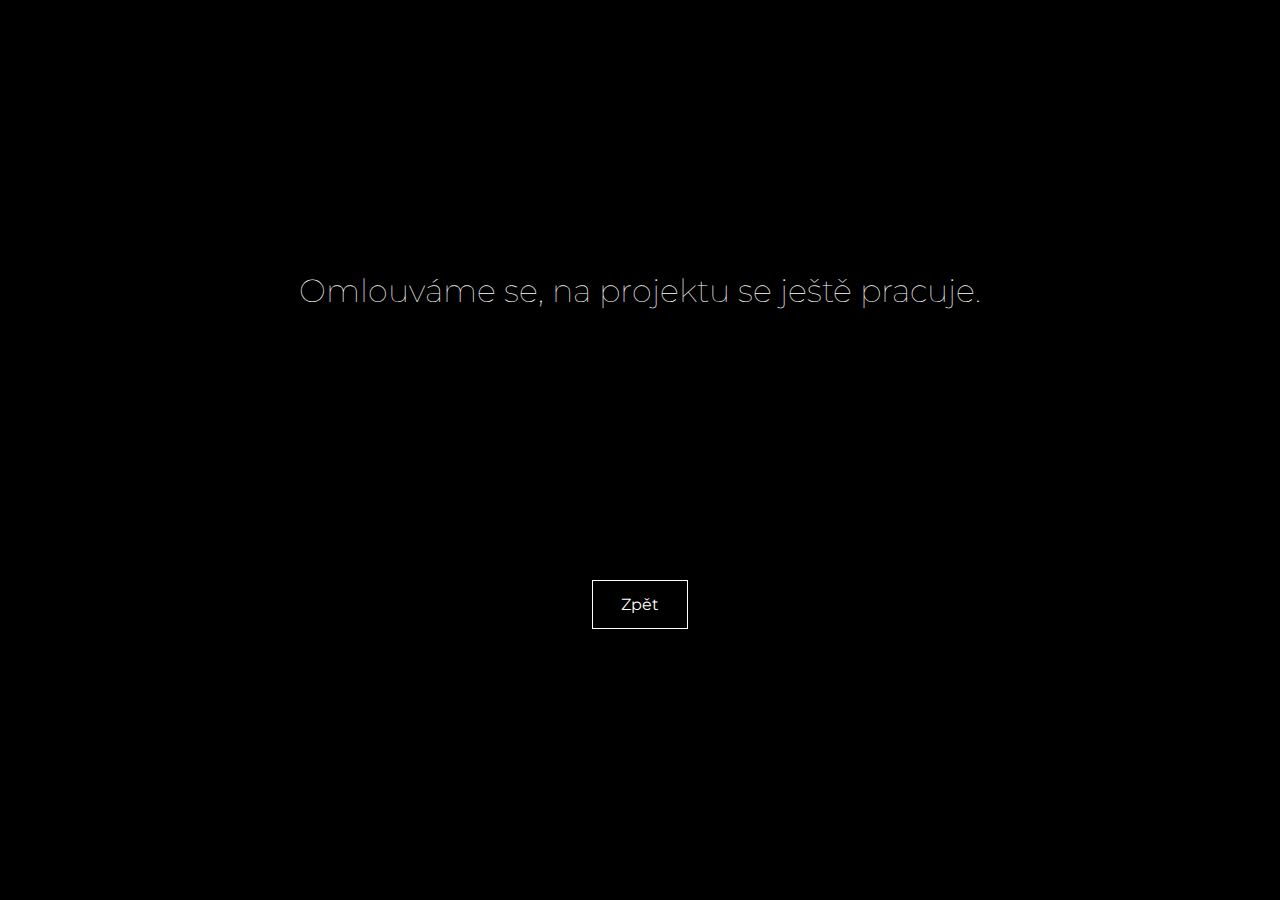
<file: projekt.html>
<!DOCTYPE html>
<html lang="en">
<head>
    <meta charset="UTF-8">
    <meta name="viewport" content="width=device-width, initial-scale=1.0">
    <link rel="stylesheet" href="style.css" />
    <style>
        @import url('https://fonts.googleapis.com/css2?family=Montserrat:ital,wght@0,100..900;1,100..900&display=swap');
        </style>
    <title>Document</title>
</head>
<body>
    <div class="missing-project">
        <div class="apology-container">
            <h1 class="apology">Omlouváme se, na projektu se ještě pracuje.</h1>
        </div>
        <div class="homepage-button">
         <a href="index.html"><button id="back">Zpět</button></a>
        </div> 
    </div>

</body>
</html>
</file>
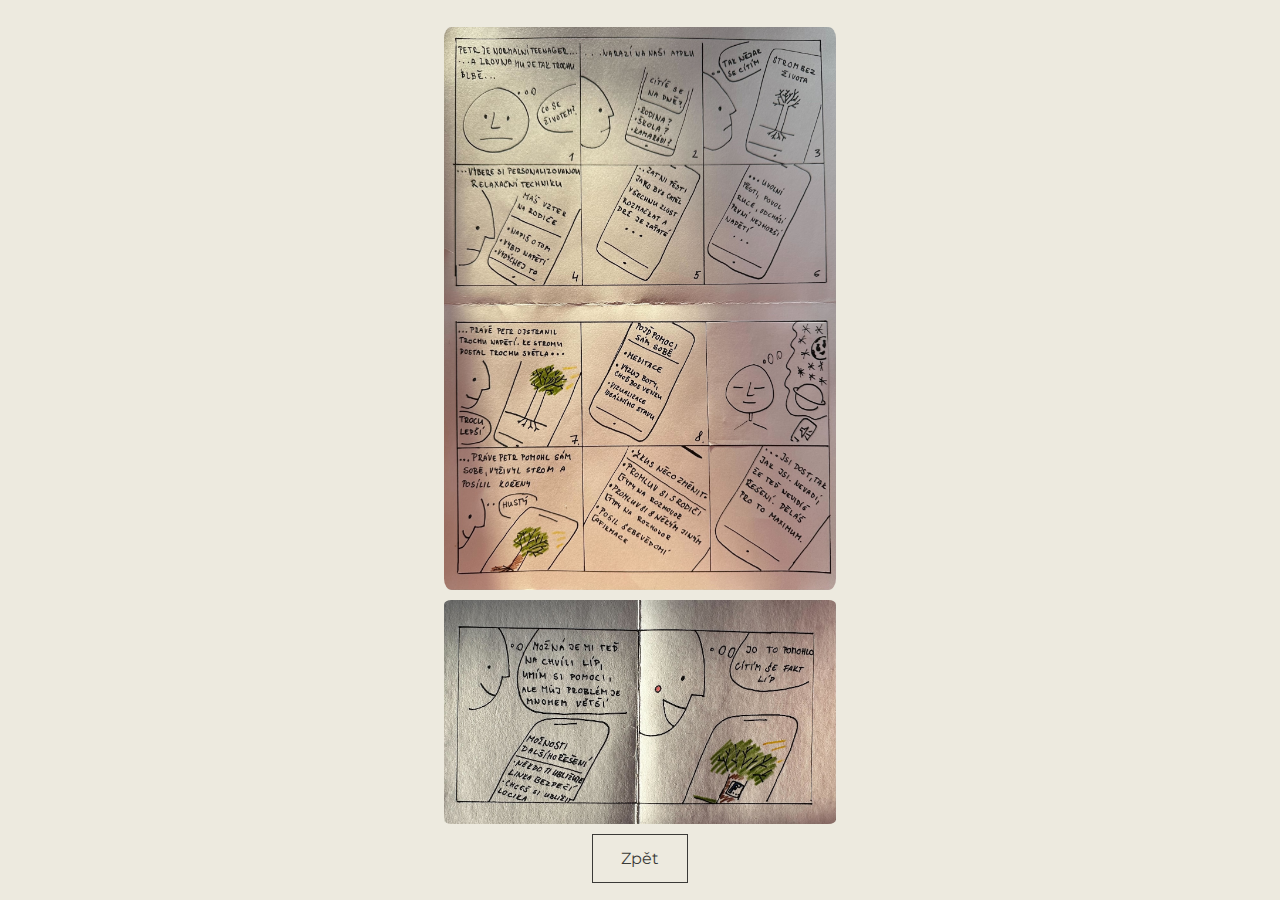
<file: storyboard.html>
<!DOCTYPE html>
<html lang="en">
  <head>
    <meta charset="UTF-8" />
    <meta name="viewport" content="width=device-width, initial-scale=1.0" />
    <link rel="stylesheet" href="style.css" />
    <style>
      @import url('https://fonts.googleapis.com/css2?family=Montserrat:ital,wght@0,100..900;1,100..900&display=swap');
    </style>
    <title>Document</title>
  </head>
  <body class="storyboard-body">
    <div class="storyboard_container">
      <div class="storyboard_first">
        <img src="storyboard_first.jpg" alt="StoryboardFirst" />
      </div>
      <div class="storyboard_second">
        <img src="storyboard_second.jpg" alt="StoryboardSecond" />
      </div>
      <div class="back-button">
        <a href="vize.html"><button id="goback">Zpět</button></a>
      </div>
    </div>
  </body>
</html>
</file>
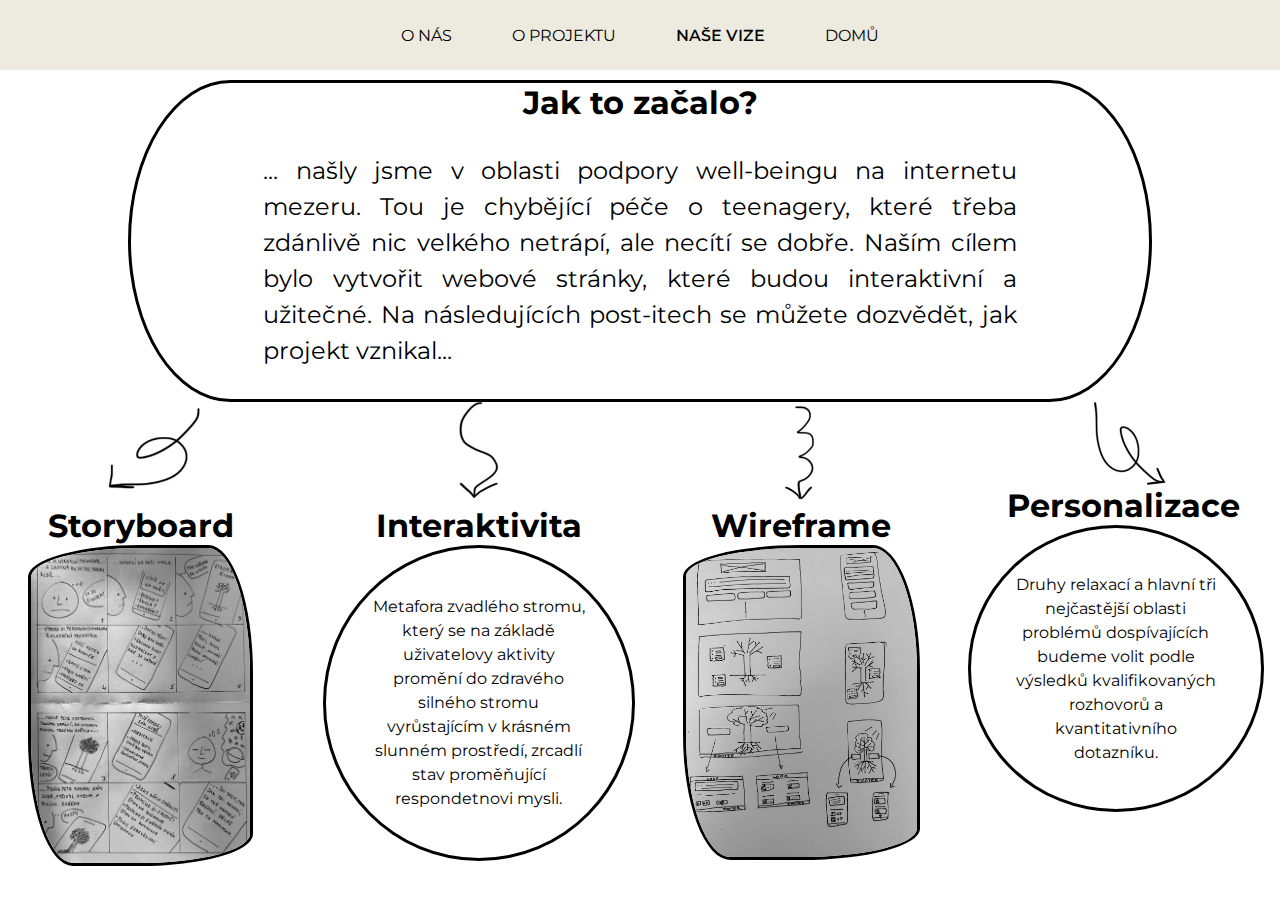
<file: vize.html>
<!DOCTYPE html>
<html lang="en">
  <head>
    <meta charset="UTF-8" />
    <meta name="viewport" content="width=device-width, initial-scale=1.0" />
    <link rel="stylesheet" href="style.css" />
    <script type="module" src="script.js"></script>
    <style>
      @import url('https://fonts.googleapis.com/css2?family=Montserrat:ital,wght@0,100..900;1,100..900&display=swap');
    </style>
    <title>Naše vize</title>
  </head>
  <body>
    <header>
      <div class="container">
        <div class="subcontainer">
          <nav class="navbar">
            <ul class="nav-menu">
              <li class="nav-item">
                <a href="o-nas.html" class="nav-link">O NÁS</a>
              </li>
              <li class="nav-item">
                <a href="o-projektu.html" class="nav-link">O PROJEKTU</a>
              </li>
              <li class="nav-item">
                <a href="vize.html" class="nav-link active-link">NAŠE VIZE</a>
              </li>
              <li class="nav-item">
                <a href="index.html" class="nav-link">DOMŮ</a>
              </li>
            </ul>
            <div class="hamburger">
              <span class="bar"></span>
              <span class="bar"></span>
              <span class="bar"></span>
            </div>
          </nav>
        </div>
      </div>
    </header>
    <div id="main-container">
      <div class="wide-box">
        <h1>Jak to začalo?</h1>
        <p class="wide-box__text">
          ... našly jsme v oblasti podpory well-beingu na internetu mezeru. Tou
          je chybějící péče o teenagery, které třeba zdánlivě nic velkého
          netrápí, ale necítí se dobře. Naším cílem bylo vytvořit webové
          stránky, které budou interaktivní a užitečné. Na následujících
          post-itech se můžete dozvědět, jak projekt vznikal...
        </p>
      </div>
      <div class="small-boxes">
        <div class="small-box">
          <img class="row-first" src="row-first.png" alt="Row-first" />
          <div class="box-content__first">
            <h1 clas="small-box__first--title">Storyboard</h1>
            <a href="storyboard.html">
              <img
                class="image-storyboard"
                src="storyboard_first_bw.jpg"
                alt="Storyboard"
                src="storyboard_first.jpg"
              />
            </a>
          </div>
        </div>
        <div class="small-box">
          <img class="row-second" src="row-second.png" alt="row-second" />
          <h1 class="small-box__second--title">Interaktivita</h1>
          <div class="box-content__second">
            <p>
              Metafora zvadlého stromu, který se na základě uživatelovy aktivity
              promění do zdravého silného stromu vyrůstajícím v krásném slunném
              prostředí, zrcadlí stav proměňující respondetnovi mysli.
            </p>
          </div>
        </div>
        <div class="small-box">
          <img class="row-third" src="row-third.png" alt="row-third" />
          <div class="box-content__third">
            <h1 class="small-box__third--title">Wireframe</h1>
            <a href="wireframe.html">
              <img
                class="image-wireframe"
                src="wireframe_bw.jpg"
                alt="Wireframe"
              />
            </a>
          </div>
        </div>
        <div class="small-box">
          <img class="row-fourth" src="row-fourth.png" alt="row-fourth" />
          <h1 class="small-box__fourth--title">Personalizace</h1>
          <div class="box-content__fourth">
            <p>
              Druhy relaxací a hlavní tři nejčastější oblasti problémů
              dospívajících budeme volit podle výsledků kvalifikovaných
              rozhovorů a kvantitativního dotazníku.
            </p>
          </div>
        </div>
      </div>
    </div>
  </body>
</html>
</file>
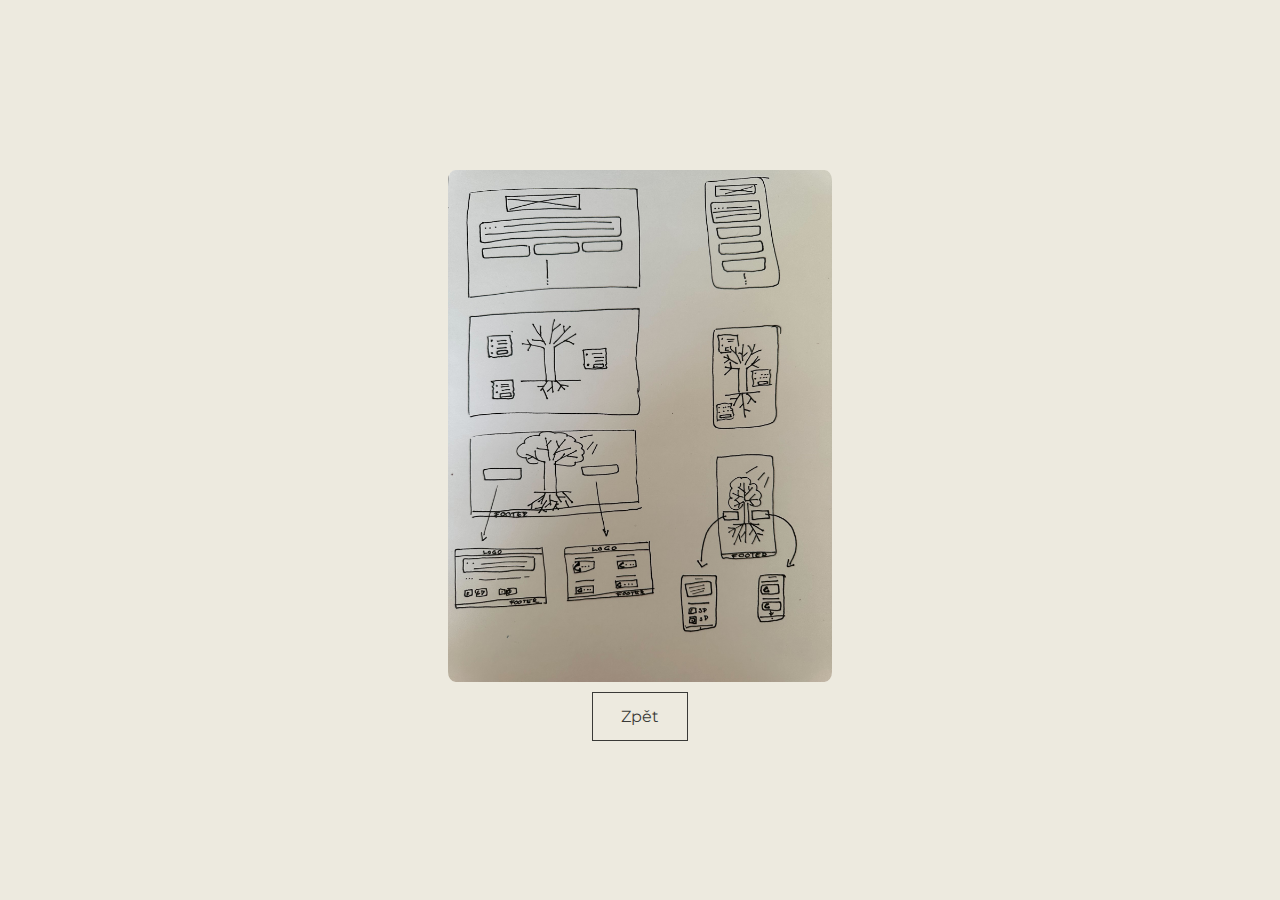
<file: wireframe.html>
<!DOCTYPE html>
<html lang="en">
  <head>
    <meta charset="UTF-8" />
    <meta name="viewport" content="width=device-width, initial-scale=1.0" />
    <link rel="stylesheet" href="style.css" />
    <style>
      @import url('https://fonts.googleapis.com/css2?family=Montserrat:ital,wght@0,100..900;1,100..900&display=swap');
    </style>
    <title>Document</title>
  </head>
  <body class="wireframe-body">
    <div class="wireframe_container">
      <div class="wireframe_all">
        <img src="wireframe.jpg" alt="Wireframe" />
      </div>
      <div class="back-button">
        <a href="vize.html"><button id="goback">Zpět</button></a>
      </div>
    </div>
  </body>
</html>
</file>
<file: style.css>
/* Používáme intuitivní výpočet rozměrů prvků. */
* {
  box-sizing: border-box;
  margin: 0;
  padding: 0;
}

.montserrat {
  font-family: "Montserrat", sans-serif;
  font-optical-sizing: auto;
  font-weight: 100;
  font-style: normal;
}


*,
*:before,
*:after {
  box-sizing: border-box;
}

html {
  font-family: sans-serif;
  padding: 0%;

}


/* styly pro navbar */



header {
  position: fixed;
  top: 0;
  width: 100%;
  background-color: #EDEADF;
  z-index: 1;
}

li {
  list-style: none;
}

a {
  color: black;
  text-decoration: none;
  font-family: "Montserrat", sans-serif;

}

.active-link {
  font-weight: 550;
}


.container {
  width: 1600px;
  margin: auto;
}

.subcontainer {
  width: 85%;
  margin: auto;
}

.navbar {
  width: 100%;
  min-height: 70px;
  display: flex;
  justify-content: center;
  align-items: center;
}

.nav-menu {
  display: flex;
  justify-content: space-between;
  align-items: center;
  gap: 60px;
}

.hamburger {
  display: none;
  cursor: pointer;
  z-index: 1;
}

.bar {
  display: block;
  width: 25px;
  height: 3px;
  margin: 5px 0;
  transition: all 0.3s ease;
  background-color: black;

}

#main-container {
  margin-top: 70px;
}

@media(max-width:1600px) {
  .container {
    width: 100%;
  }
}


@media(max-width:767px) {
  .hamburger {
    display: block;
  }

  .hamburger.active .bar:nth-child(2) {
    opacity: 0;
  }

  .hamburger.active .bar:nth-child(1) {
    transform: translateY(8px) rotate(45deg);
  }

  .hamburger.active .bar:nth-child(3) {
    transform: translateY(-8px) rotate(-45deg);
  }

  .nav-menu {
    position: fixed;
    left: -100%;
    top: -100%;
    top: 70px;
    gap: 0;
    flex-direction: column;
    background-color: #e0d8cd;
    width: 100%;
    text-align: center;
    transition: 0.3s;
  }

  .nav-item {
    margin: 16px 0;
  }

  .nav-menu.active {
    left: 0;
  }
}

/*Styly pro stránku O nás*/

.wrapper {
  display: flex;
  font-family: "Montserrat", sans-serif;

}

.column {
  flex: 1;
  padding: 10%;
}

.circle-image {
  width: 300px;
  height: 300px;
  border-radius: 100%;
  ;
  overflow: hidden;
  margin: 0 auto;
  margin-bottom: 20%;
}

.circle-image img {
  width: 100%;
  height: 100%;
  object-fit: cover;
}

p {
  display: inline-block;
  line-height: 1.5;
  font-size: 18px;
  text-align: center;
}

@media (max-width: 1024px) {
  .wrapper {
    flex: 1 1 100%;
    flex-direction: column;
    flex-wrap: nowrap;
    justify-content: center;
    text-align: center;
    width: 100%;
    max-width: 100%;
  }

}

/*styly pro stránku vize*/

.wide-box {
  font-family: "Montserrat", sans-serif;
  border: solid;
  border-radius: 10% / 50%;
  text-align: center;
  width: 80%;
  margin: 0 auto;
  display: flex;
  flex-direction: column;
  margin-top: 5rem;
}


.wide-box__text {
  max-width: 80%;
  align-self: center;
  text-align: justify;
  font-size: 1.5rem;
  padding: 3%;
}


.small-boxes {
  font-family: "Montserrat", sans-serif;
  display: flex;
  flex-wrap: wrap;
  gap: 10px;
  justify-content: space-between;
}


.small-box {
  flex: 1 1 calc(25% - 10px);
  height: 50vh;
  display: flex;
  flex-direction: column;
}

.row-first,
.row-second,
.row-third,
.row-fourth {
  width: 30%;
  height: auto;
  margin: 0 auto;
}

.box-content__first {
  position: relative;
  width: 80%;
  max-width: 80%;
  height: 80%;
  max-height: 80%;
  text-align: center;
  justify-content: center;
  margin-left: 5%;
}

.image-storyboard {
  border: solid;
  border-radius: 50% 20% / 10% 40%;
  width: 90%;
  max-width: 90%
}

.small-box__first--title,
.small-box__second--title,
.small-box__third--title,
.small-box__fourth--title {
  text-align: center;
}

.box-content__second {
  position: relative;
  width: 100%;
  max-width: 100%;
  height: 100%;
  max-height: 100%;
  text-align: center;
  justify-content: center;
  display: flex;
  align-items: center;
}

.box-content__second p {
  border: solid;
  border-radius: 100%;
  width: 100%;
  font-size: 1rem;
  padding: 15%;
}

.box-content__third {
  position: relative;
  width: 80%;
  max-width: 80%;
  height: 80%;
  max-height: 80%;
  text-align: center;
  justify-content: center;
  margin-left: 10%;
}

.image-wireframe {
  border: solid;
  border-radius: 50% 20% / 10% 40%;
  width: 95%;
  max-width: 95%
}

.box-content__fourth {
  position: relative;
  width: 100%;
  max-width: 100%;
  text-align: center;
  justify-content: center;
  padding-right: 5%;
}

.box-content__fourth p {
  border: solid;
  border-radius: 100%;
  width: 100%;
  font-size: 1rem;
  padding: 15%;
}


@media (max-width: 1024px) {


  .small-box {
    flex: 1 1 calc(35% - 10px);
    height: 100%;
  }

  .wide-box__text {
    width: 100%;
    font-size: 1rem;
  }

  .row-first,
  .row-second,
  .row-third,
  .row-fourth {
    display: none;
  }
}


@media (max-width: 768px) {


  .wide-box__text {
    font-size: 1rem;
    width: 100%;
  }


  .small-box {
    flex: 1 1 100%;
  }

  .box-content__first,
  .box-content__second,
  .box-content__third,
  .box-content__fourth {
    width: 100%;
    flex-direction: column;
    flex-wrap: nowrap;
    background-size: contain;
  }

  .row-first,
  .row-second,
  .row-third,
  .row-fourth {
    display: none;
  }
}


/* styly pro stránku o projektu */


.project_content {
  align-items: center;
  font-family: "Montserrat", sans-serif;
  width: 80%;
  text-align: center;
  margin: 10%;
}

/* styly pro hlavní stránku */

.background {
  background-image: url(desk.jpg);
  background-repeat: no-repeat;
  background-size: cover;
  background-position: center;
  height: 100vh;
  margin-top: 70px;
}

.content-container {
  height: 40rem;
  display: flex;
  flex-direction: column;
  justify-content: space-evenly;
  align-items: center;
}

.homepage-title {
  font-family: "Montserrat", sans-serif;
  font-weight: lighter;
  text-align: center;
}

#visit {
  border: 1px solid black;
  background: transparent;
  color: black;
  padding: 14px 28px;
  font-size: 16px;
  cursor: pointer;
  border-color: black;
  color: black;
  font-family: "Montserrat", sans-serif;
}

/* styly pro mrtvý odkaz na projekt */

.missing-project {
  display: flex;
  flex-direction: column;
  align-items: center;
  justify-content: space-evenly;
  height: 100vh;
  background-color: black;
}

.apology {
  font-family: "Montserrat", sans-serif;
  font-weight: lighter;
  text-align: center;
  color: white;
}

#back {
  border: 1px solid white;
  background: transparent;
  color: white;
  padding: 14px 28px;
  font-size: 16px;
  cursor: pointer;
  border-color: white;
  color: white;
  font-family: "Montserrat", sans-serif;
}

/* styly pro Storyboard */

.storyboard-body {
  font-family: 'Montserrat', sans-serif;
  display: flex;
  justify-content: center;
  align-items: center;
  flex-direction: column;
  height: 100vh;
  margin: 0;
  background-color:
    #EDEADF;
}

.storyboard_container {
  text-align: center;
}

.storyboard_container img {
  display: block;
  max-width: 80%;
  height: auto;
  margin: 10px auto;
}


.storyboard_first img {
  width: 100%;
  height: auto;
  max-height: calc(100vh * 2 / 3 - 20px);
  border: none;
  border-radius: 2%;
}

.storyboard_second img {
  width: 100%;
  height: auto;
  max-height: calc(100vh / 3 - 20px);
  margin-bottom: 10px;
  border: none;
  border-radius: 2%;
}

#goback {
  border: 1px solid#3a3a37;
  background: transparent;
  color: #1e1d1c;
  padding: 14px 28px;
  font-size: 16px;
  cursor: pointer;
  border-color: #3a3a37;
  color: #3a3a37;
  font-family: "Montserrat", sans-serif;
}

/* styly pro WireFrame */

.wireframe-body {
  display: flex;
  flex-direction: column;
  align-items: center;
  justify-content: center;
  font-family: 'Montserrat', sans-serif;
  align-items: center;
  height: 100vh;
  margin: 0;
  background-color:
    #EDEADF;
}

.wireframe_container {
  text-align: center;
}

.wireframe_all img {
  margin-top: 20rem;
  display: block;
  width: 30%;
  max-width: 30%;
  height: auto;
  margin: 10px auto;
  border: none;
  border-radius: 2%;
}


#goback {
  border: 1px solid#3a3a37;
  background: transparent;
  color: #1e1d1c;
  padding: 14px 28px;
  font-size: 16px;
  cursor: pointer;
  border-color: #3a3a37;
  color: #3a3a37;
  font-family: "Montserrat", sans-serif;
}

@media (max-width: 1024px) {
  .wireframe_all img {
    width: 35%;
    max-width: 35%;
  }
}

@media (max-width: 768px) {
  .wireframe_all img {
    width: 60%;
    max-width: 60%;
  }
}
</file>
